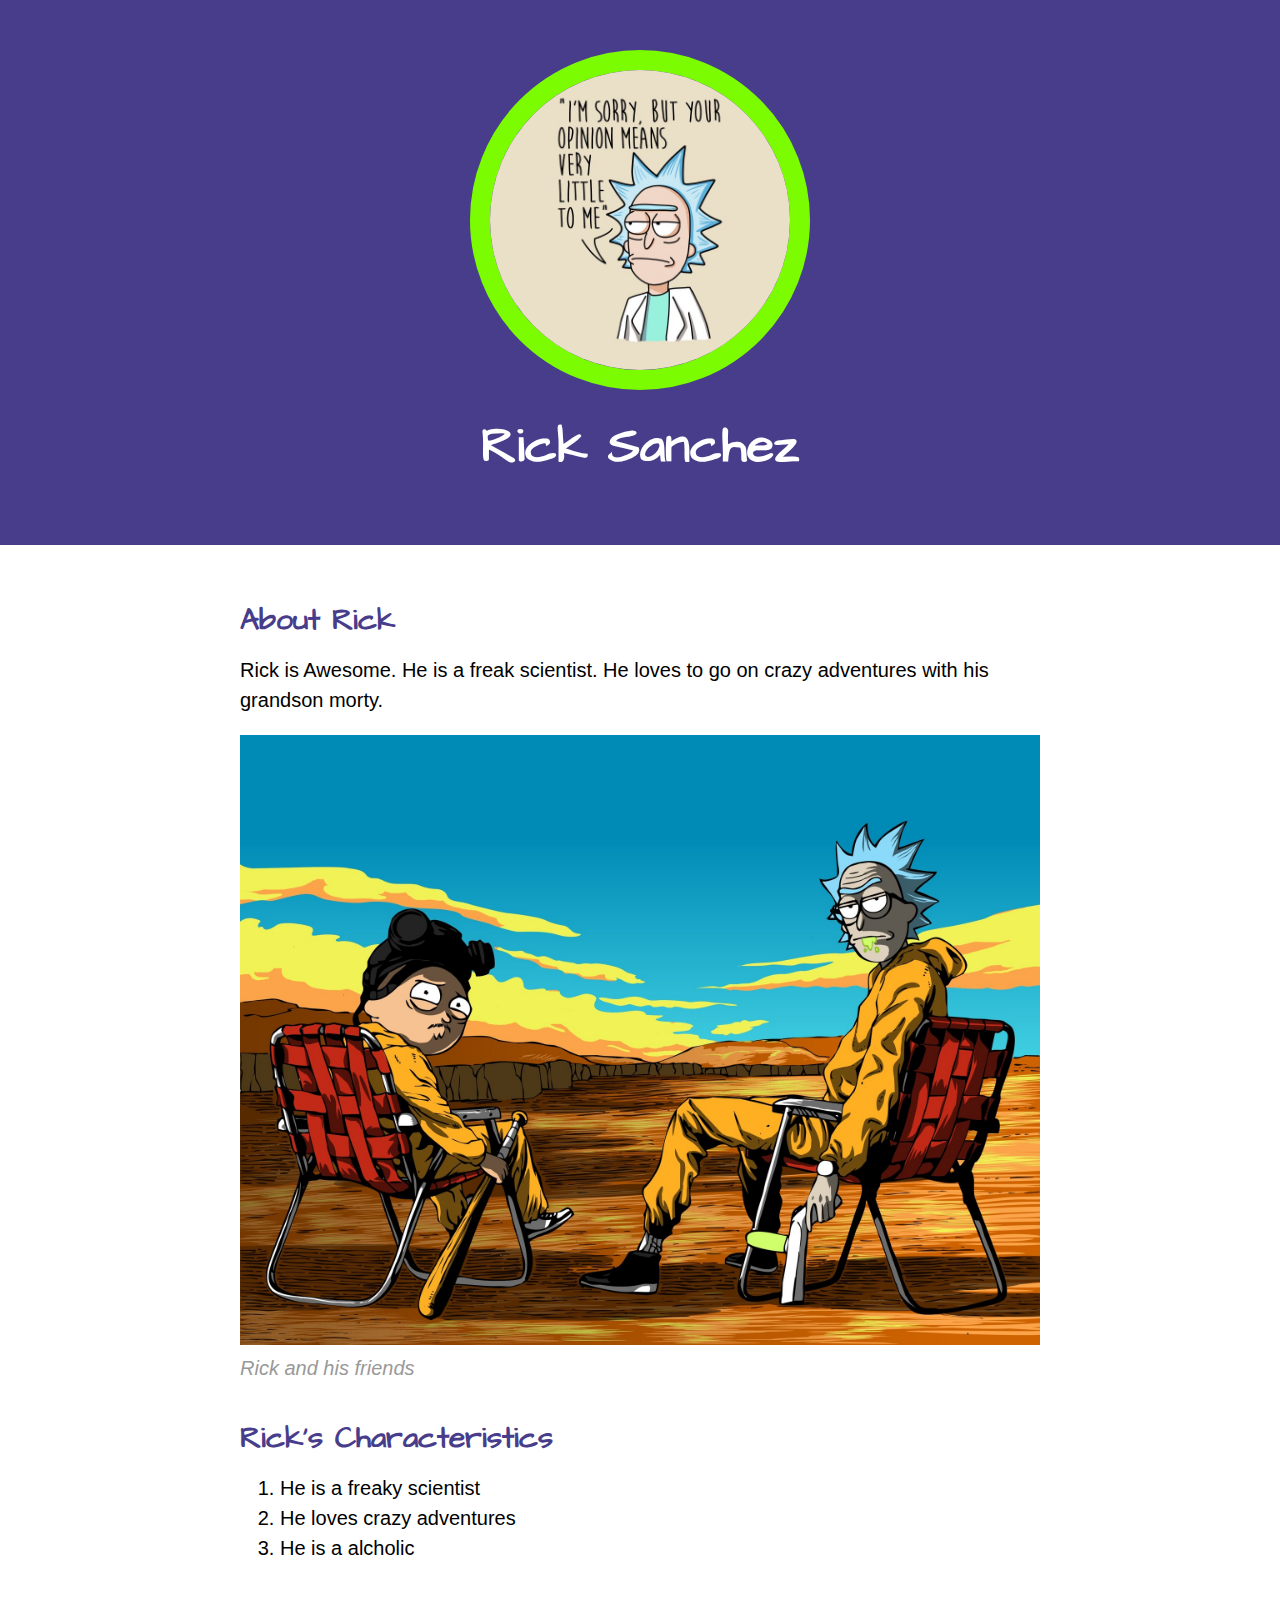
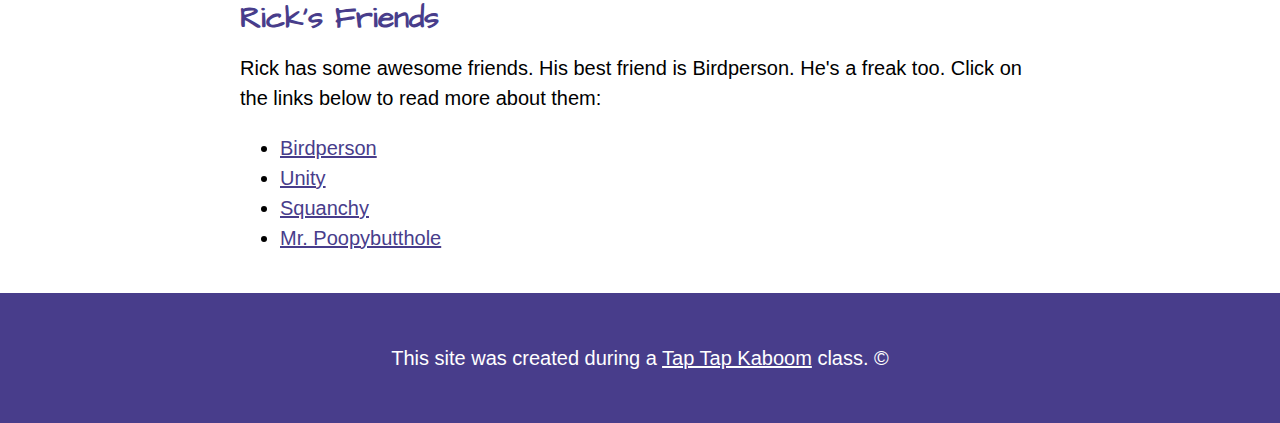
<file: index.html>
<!DOCTYPE html>
<html>
<head>
	<title>Wubba lubba dub dub</title>
	<link rel="icon" href="img/rick-icon.jpg">
	<link href="https://fonts.googleapis.com/css2?family=Architects+Daughter&display=swap" rel="stylesheet">
	<link rel="stylesheet" type="text/css" href="css/hero.css">

</head>
<body>
	<!-- header element -->
	<header>
		<img src="img/rick-avatar.jpg">
		<h1>Rick Sanchez</h1>
	</header>

	<!-- main element -->
	<main>
		<h2>About Rick</h2>
		<p>Rick is Awesome. He is a freak scientist. He loves to go on crazy adventures with his grandson morty.</p>
		<img src="img/rick-big.jpg">
		<p class="caption">Rick and his friends</p>

		<!-- Characteristics -->
		<h2>Rick's Characteristics</h2>
		<ol>
			<li>He is a freaky scientist</li>
			<li>He loves crazy adventures</li>
			<li>He is a alcholic</li>
		</ol>

		<!-- Friends -->
		<h2>Rick's Friends</h2>
		<p>Rick has some awesome friends. His best friend is Birdperson. He's a freak too. Click on the links below to read more about them:</p>
		<ul>
			<li><a target="_blank" href="https://rickandmorty.fandom.com/wiki/Birdperson">Birdperson</a></li>
			<li><a target="_blank" href="https://rickandmorty.fandom.com/wiki/Unity">Unity</a></li>
			<li><a target="_blank" href="https://rickandmorty.fandom.com/wiki/Squanchy">Squanchy</a></li>
			<li><a target="_blank" href="https://rickandmorty.fandom.com/wiki/Mr._Poopybutthole">Mr. Poopybutthole
</a></li>

		</ul>
	</main>

	<!-- Footer elemet -->
	<footer>
		<p>This site was created during a <a href="htpps://taptapkaboom.com">Tap Tap Kaboom</a> class. &copy; </p>
	</footer>

</body>
</html>
</file>
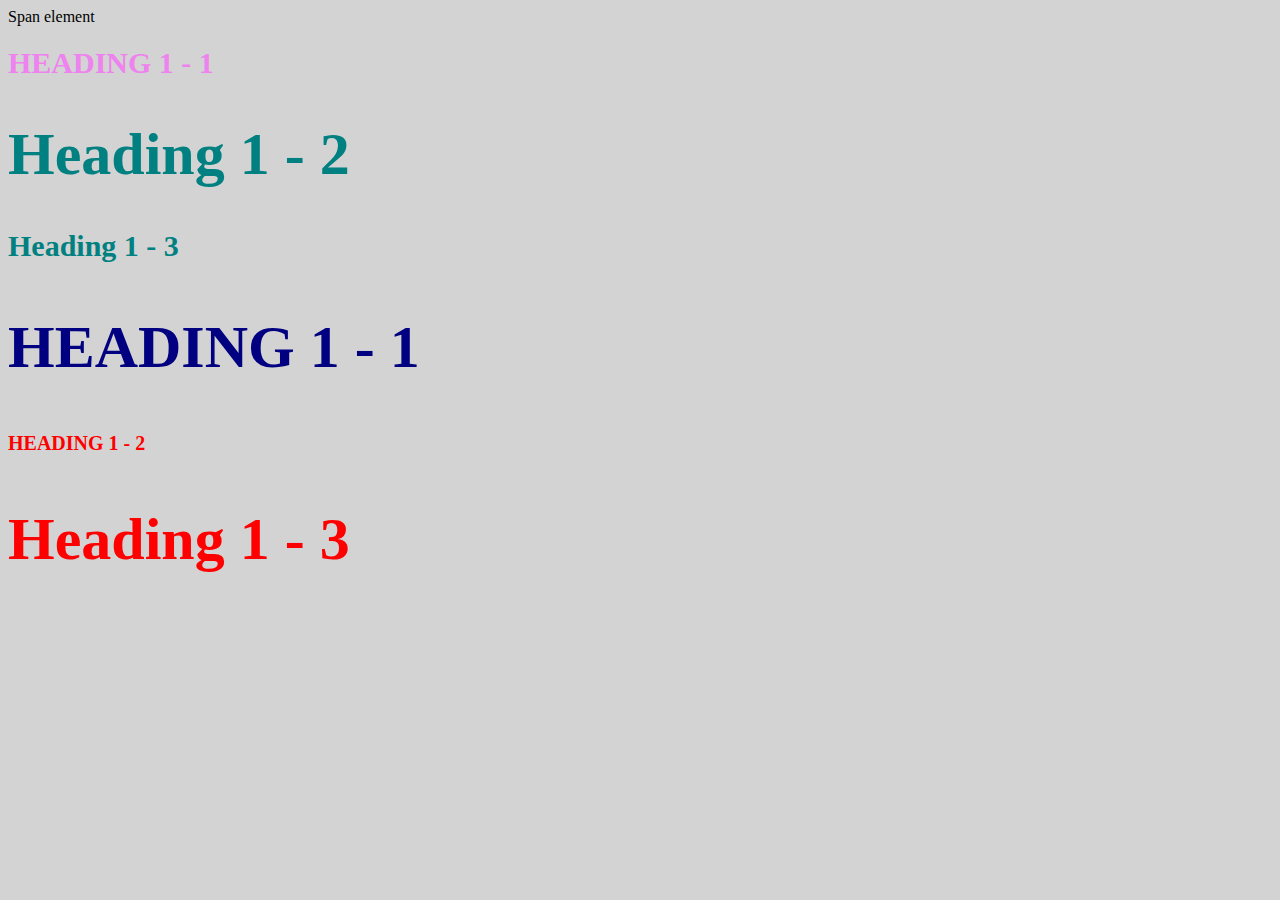
<file: style-test.html>
<!DOCTYPE html>
<html>
<head>
	<title>Stle test</title>
	<link rel="stylesheet" type="text/css" href="css/test.css">
</head>
<body>
	<span>Span element</span>
	<h1 class="uppercase"><span>Heading 1 - 1</h1>
	<h1 class="big">Heading 1 - 2</h1>
	<h1>Heading 1 - 3</h1>
	<h2 class="big uppercase">Heading 1 - 1</h2>
	<h2 class="uppercase">Heading 1 - 2</h2>
	<h2 class="big">Heading 1 - 3</h2>

</body>
</html>
</file>
<file: css/hero.css>
body{
	margin: 0;
	font-family: Helvetica, Arial, san-serif;
	font-size: 20px;
	line-height: 30px;
}

header{
	background: DARKSLATEBLUE;
	text-align: center;
	padding-top: 50px;
	padding-bottom: 50px;
}

h1,h2{
	font-family: 'Architects Daughter', cursive;
}

header h1{
	color: white;
	font-size: 50px;
}

header img{
	border-radius: 170px;
	width: 300px;
	border: 20px solid lawngreen 
}

main{
	max-width: 800px;
	margin: 0 auto;
	padding: 20px;
}

main img{
	max-width: 100%;
}

h2{
	font-size: 30px;
	color: DARKSLATEBLUE;
	margin: 40px 0 10px;
}

a{
	color: DARKSLATEBLUE;
}
a:hover{
	color: white;
	background-color: INDIGO;
}

footer{
	background: DARKSLATEBLUE;
	text-align: center;
	color: white;
	padding: 50px;
}

footer p{
	margin: 0;
}

footer a{
	color: white;
}
footer a:hover{
	opacity: .5;
	background-color: transparent;
}

p.caption{
	color: #999999;
	font-style: italic;
	margin-top: 0;
}
</file>
<file: css/test.css>
body{
	background: lightgrey;
}
h1{
		font-size: 30px;
		color: teal;
	}

	h2{
		color: red;
		font-size: 20px;
	}

	.big{
		font-size: 60px;
	}

	.uppercase{
		text-transform: uppercase;
	}

	.big.uppercase{
		color: navy;
	}

	h1  span{
		color: violet;
	}
</file>
